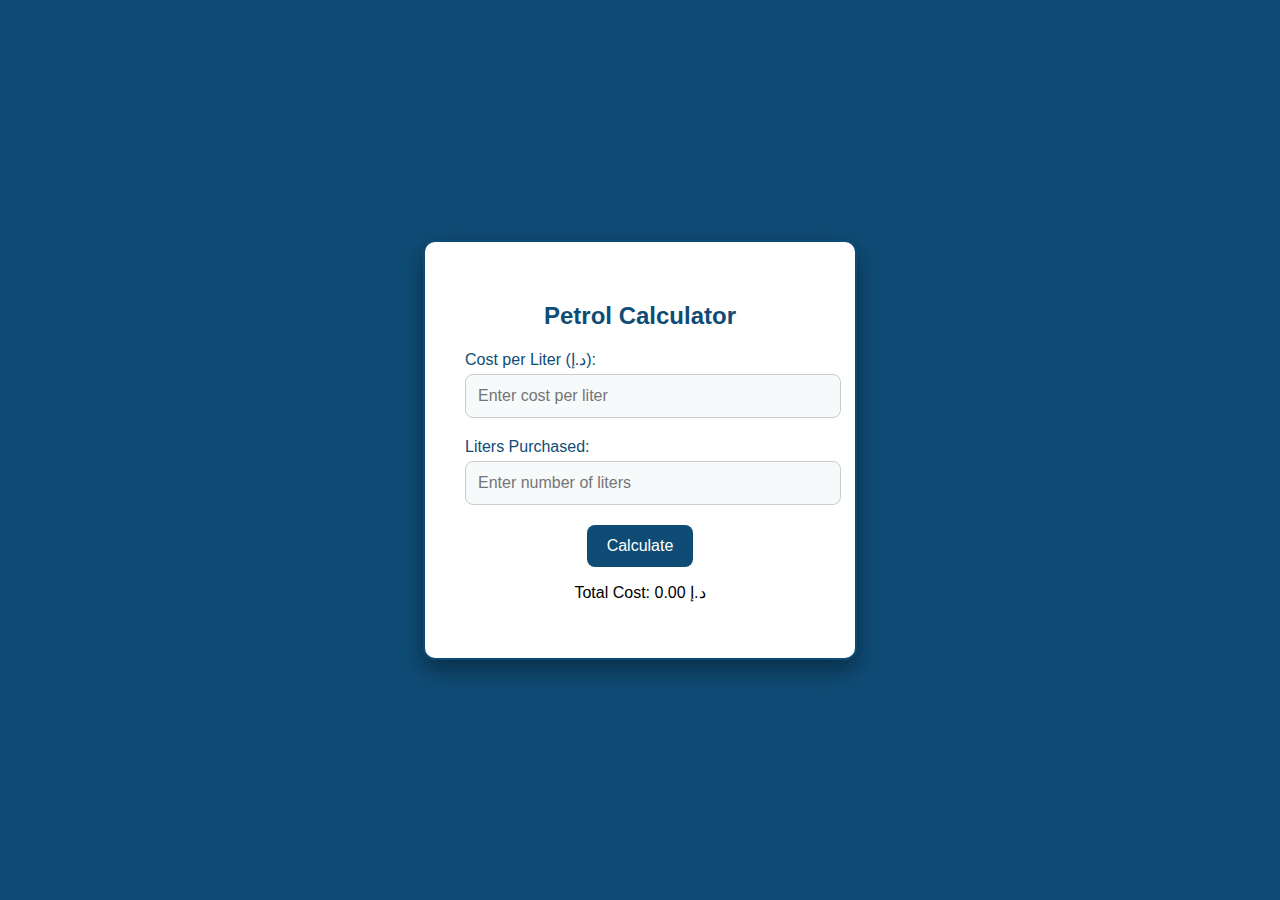
<file: Chapter-6-Javascript/Exercises/index.html>
<!DOCTYPE html>
<html lang="en">
<head>
  <meta charset="UTF-8">
  <title>Petrol Calculator</title>
  <link rel="stylesheet" href="style.css">
</head>
<body>

  <div class="calculator">
    <h2>Petrol Calculator</h2>

    <!-- input for cost per liter -->
    <label for="Petrol_Price">Cost per Liter (د.إ):</label>
    <input type="number" id="Petrol_Price" placeholder="Enter cost per liter" step="1">

    <!-- input for liters purchased -->
    <label for="liters">Liters Purchased:</label>
    <input type="number" id="liters" placeholder="Enter number of liters" step="1">

    <!-- button to calculate -->
    <button onclick="calculate()">Calculate</button>

    <!-- result display -->
    <p id="totalAmount">Total Cost: د.إ 0.00</p>
  </div>

  <!-- javascript -->
  <script>
    function calculate() {
      const Petrol_Price = parseFloat(document.querySelector('#Petrol_Price').value);
      const liters = parseFloat(document.querySelector('#liters').value);
      const totalDisplay = document.querySelector('#totalAmount');

      if (isNaN(Petrol_Price) || isNaN(liters) || Petrol_Price === 0 || liters === 0) {
        totalDisplay.innerText = "Please enter valid numbers.";
        return;
      }

      const total = Petrol_Price * liters;
      totalDisplay.innerText = `Total Cost: د.إ ${total.toFixed(2)}`;
    }
  </script>

</body>
</html>
</file>
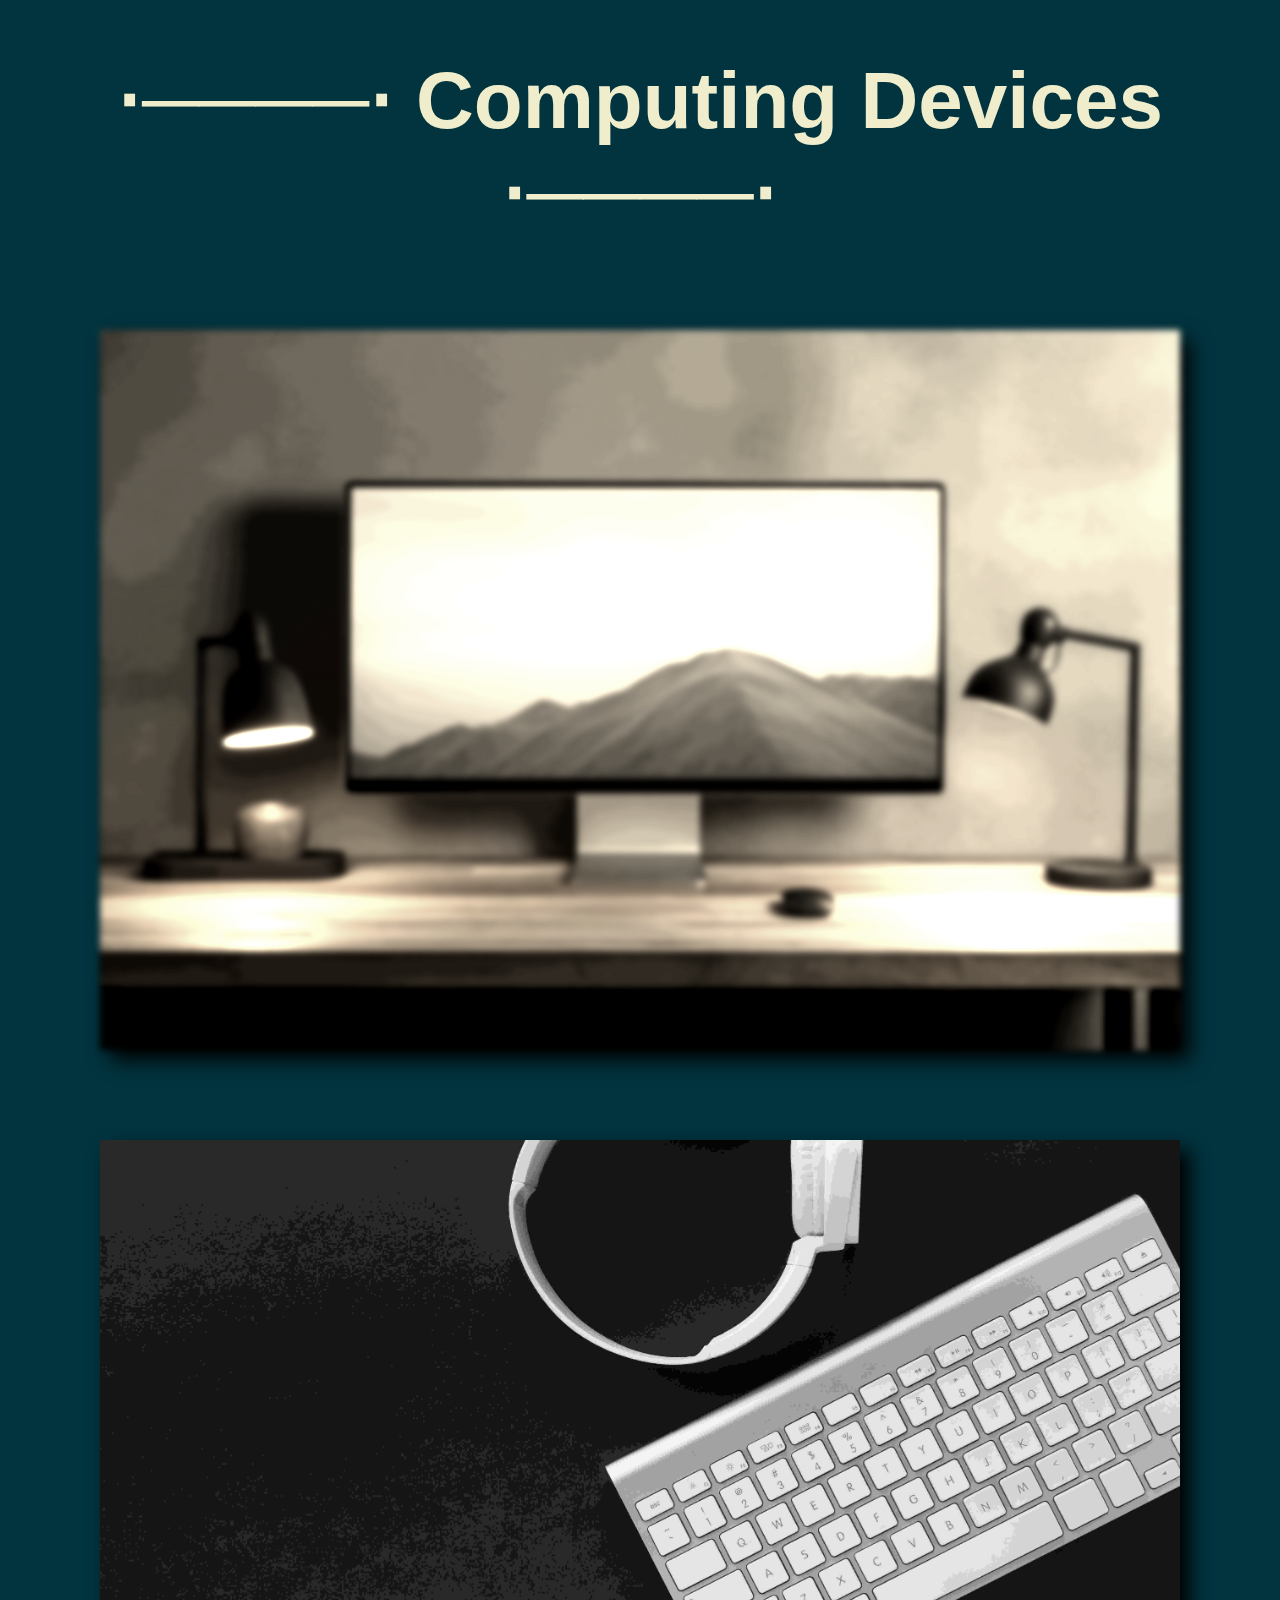
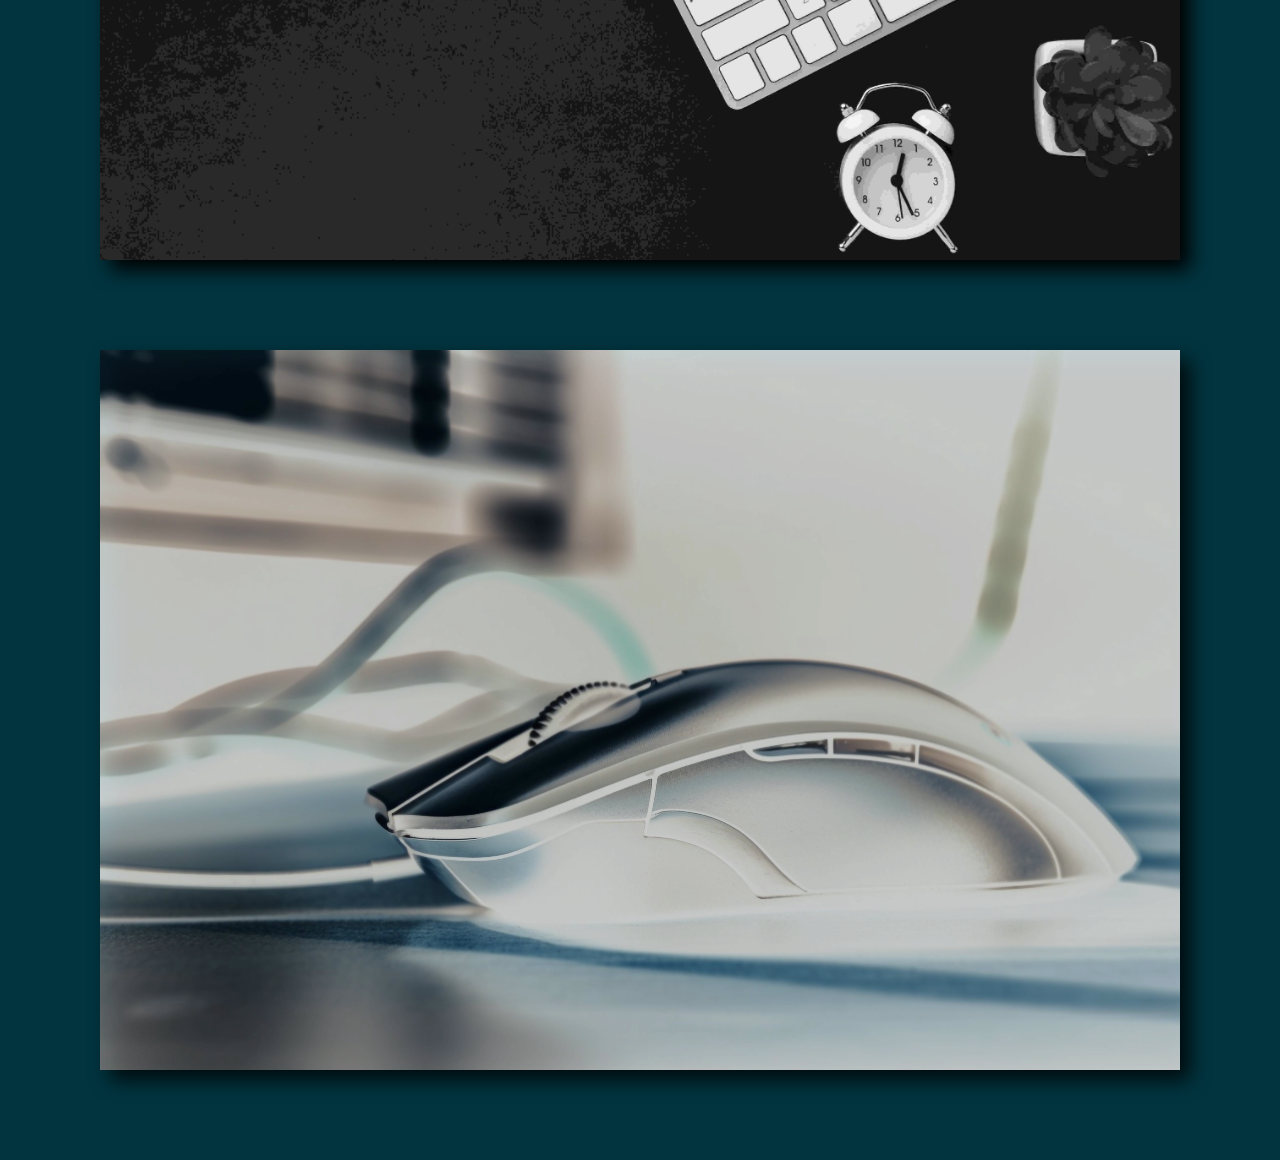
<file: Chapter-3-Images/Exercises/Three images/index.html>
<!DOCTYPE html>
<html lang="en">
<head>
    <meta charset="UTF-8">
    <meta name="viewport" content="width=device-width, initial-scale=1.0">
    <title>Three Images - Computing Devices</title>
    <!-- link to css -->
    <link rel="stylesheet" href="stylesheet.css">
</head>
<body>
    <!-- header -->
    <div class="header">
        <h1>⋅────⋅ Computing Devices ⋅────⋅</h1>
    </div>
    <!-- three images -->
    <div class="all-images">
    <img src="modern-monitor-elegant-table (1).jpg" alt="Computer Monitor" title="Monitor" width="1080px" height="720px" class="image-1">
    <img src="flat-lay-keyboard-headphones-des.jpg" alt="Keyboard" title="Keyboard" width="1080px" height="720px" class="image-2">
    <img src="mouse-keyboard-dark-desk-backgro.jpg" alt="Mouse" title="Mouse" width="1080px" height="720px" class="image-3">
    </div>
</body>
</html>
</file>
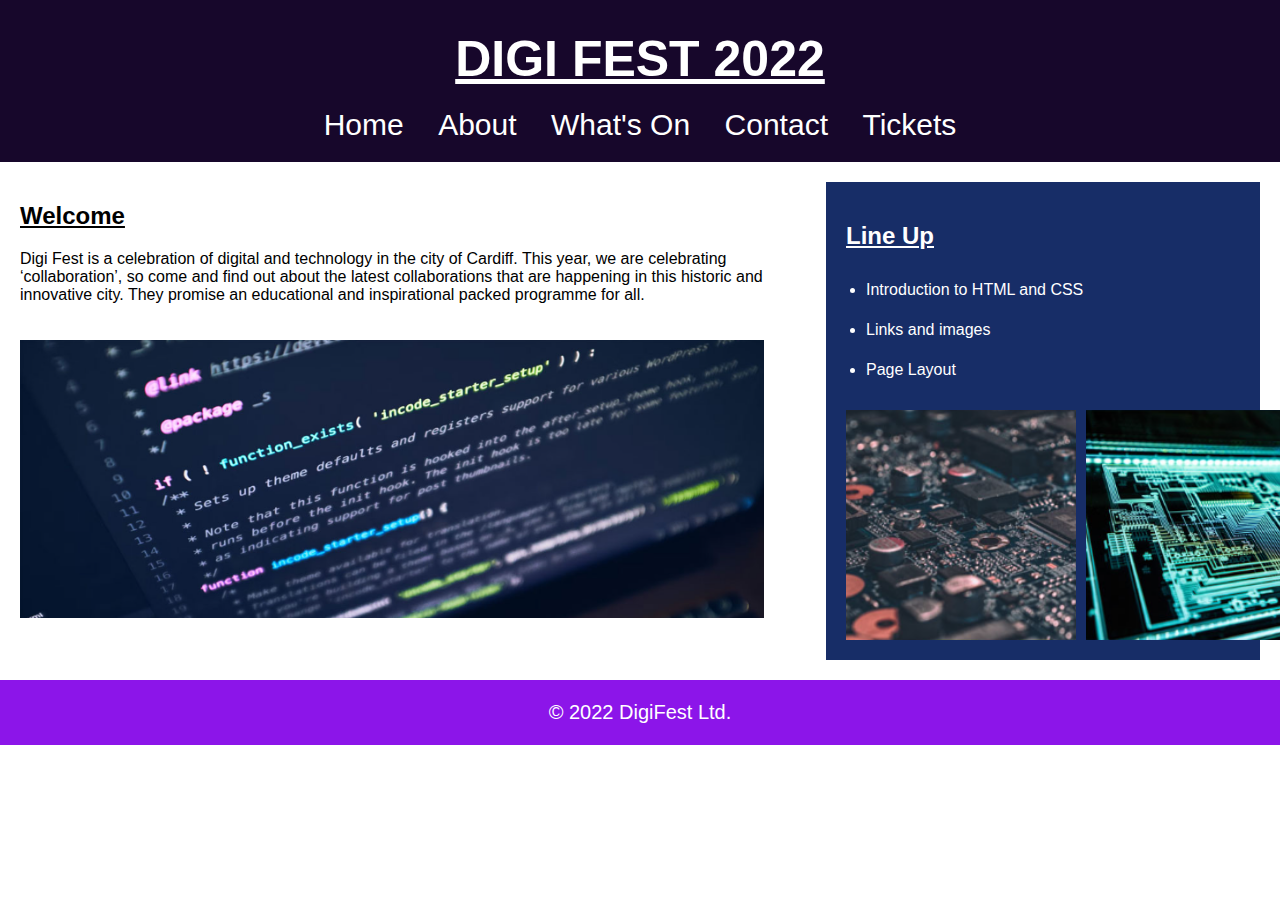
<file: Chapter-4-Page Layout/Exercises/Structuring a webpage/index.html>
<!DOCTYPE html>
<html lang="en">
<head>
  <meta charset="UTF-8">
  <title>Digi Fest 2022</title>
  <link rel="stylesheet" href="style.css">
</head>
<body>

  <!-- header or the logo -->
  <header>
    <h1>DIGI FEST 2022</h1>
    <!-- navigation menu -->
    <nav>
        <a href="#">Home</a>
        <a href="#">About</a>
        <a href="#">What's On</a>
        <a href="#">Contact</a>
        <a href="#">Tickets</a>
    </nav>
  </header>

  <!-- main content of the webpage -->
  <main>
    <!-- welcome section of the webpage -->
    <section class="welcome">
      <!-- heading -->
      <h2>Welcome</h2>
      <!-- paragraph of welcome text -->
      <p>Digi Fest is a celebration of digital and technology in the city of Cardiff. This year, we are celebrating ‘collaboration’, so come and find out about the latest collaborations that are happening in this historic and innovative city. They promise an educational and inspirational packed programme for all.</p>
      <!-- image with alt attribute -->
      <img src="codescreen.png" alt="Computer screen showing computer code">
    </section>

    <!-- aside to represent that this is indirectly related to the main content -->
    <aside class="lineup">
      <h2>Line Up</h2>
      <!-- unordered list -->
      <ul>
        <li>Introduction to HTML and CSS</li>
        <li>Links and images</li>
        <li>Page Layout</li>
      </ul>
      <!-- two images -->
      <div class="lineup-images">
        <img src="circuitboard.png" alt="Circuit board">
        <img src="microchip.png" alt="Microchip">
      </div>
    </aside>
  </main>

  <!-- footer -->
  <footer>
    <p>© 2022 DigiFest Ltd.</p>
  </footer>

</body>
</html>
</file>
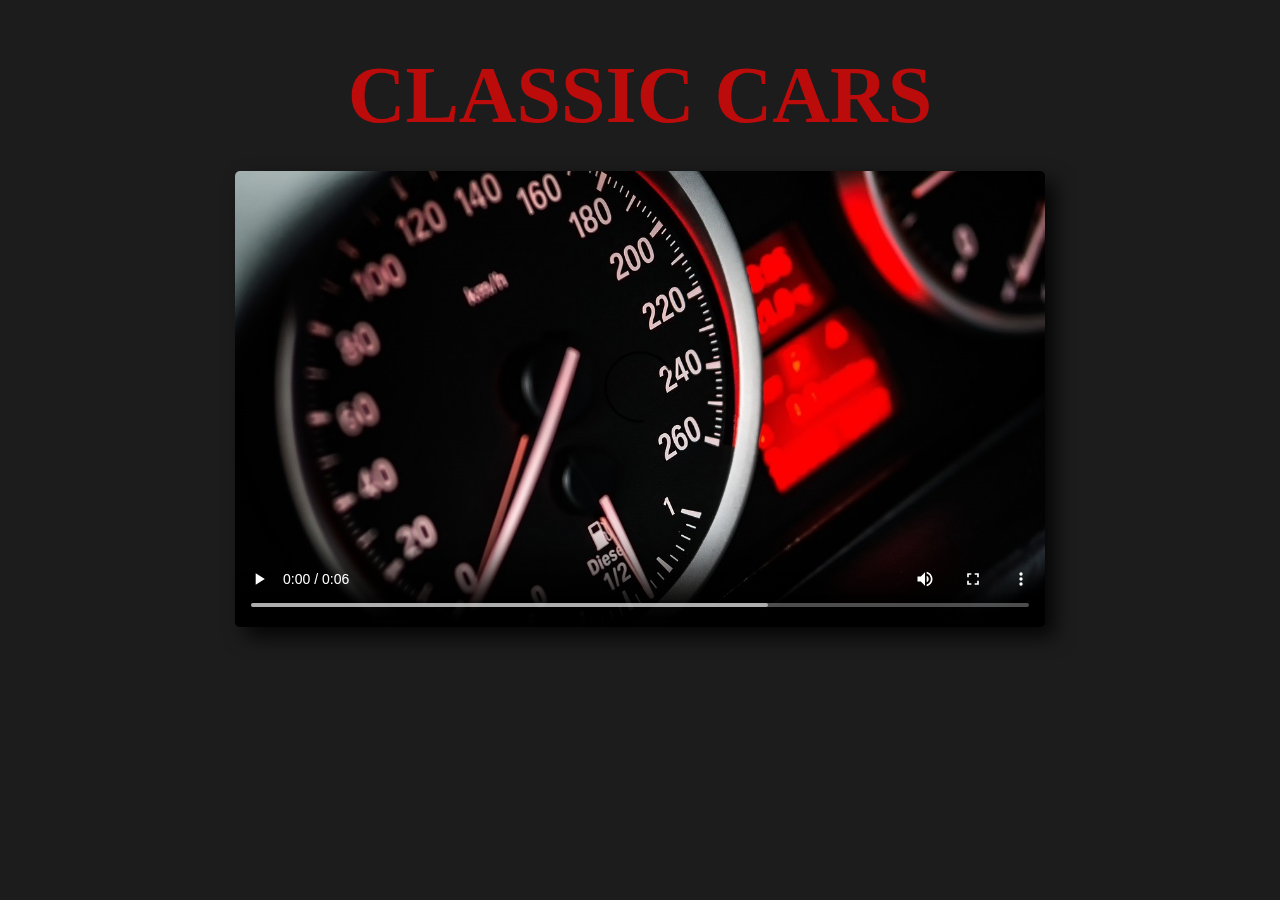
<file: Chapter-5-Embedded Content/Exercises/Embed Video/index.html>
<!DOCTYPE html>
<html lang="en">
<head>
    <meta charset="UTF-8">
    <meta name="viewport" content="width=device-width, initial-scale=1.0">
    <title>Classic Cars</title>
    <link rel="stylesheet" href="style.css">
</head>
<!-- changes the bg color of the body -->
<body style="background-color: rgb(28 28 28);"> 

    <!-- main header -->
    <div class="main-heading">
        <h1>Classic Cars</h1>
    </div>

    <!-- image and video -->
    <div class="media">
        <video controls poster="speedometer.jpg" loop width="810" style="border-radius: 5px">
            <source src="automobile.mp4" type="video/mp4">
            Your browser does not support the video tag.
            </video>
    </div>
</body>
</html>
</file>
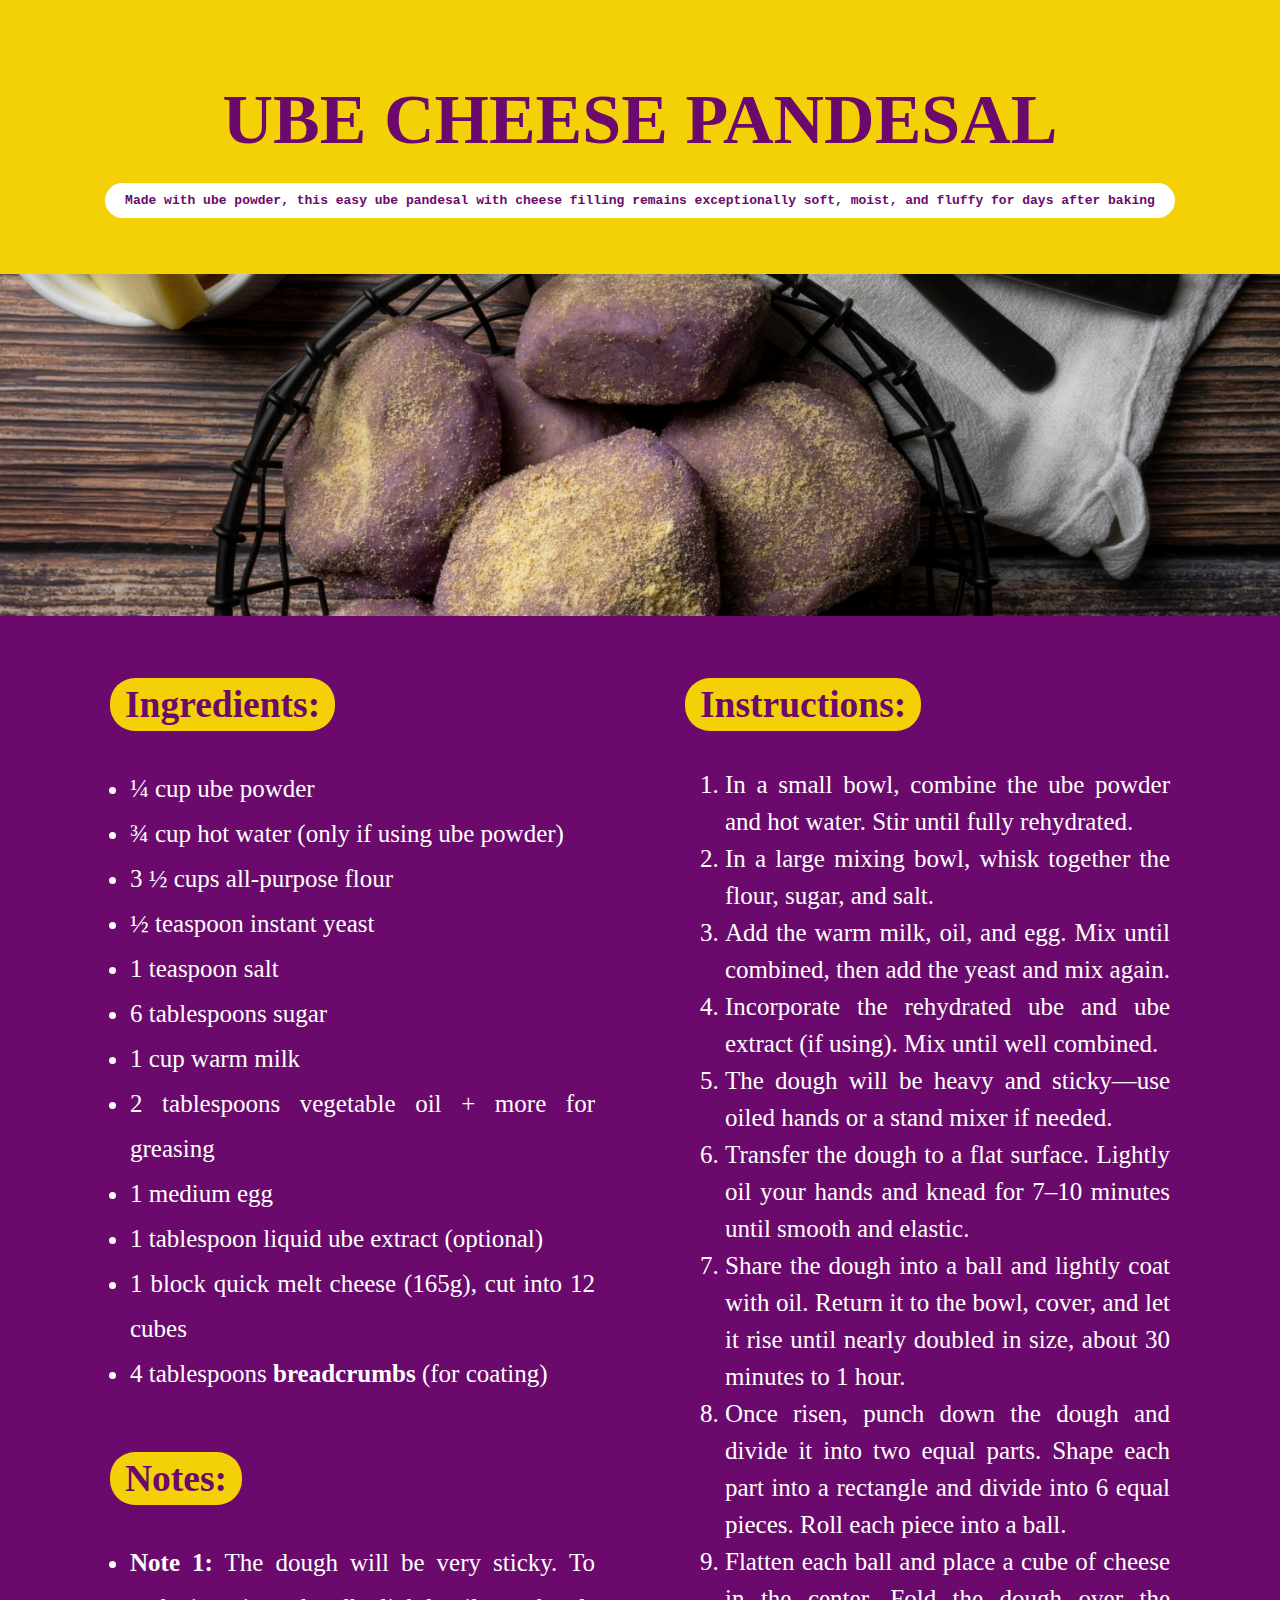
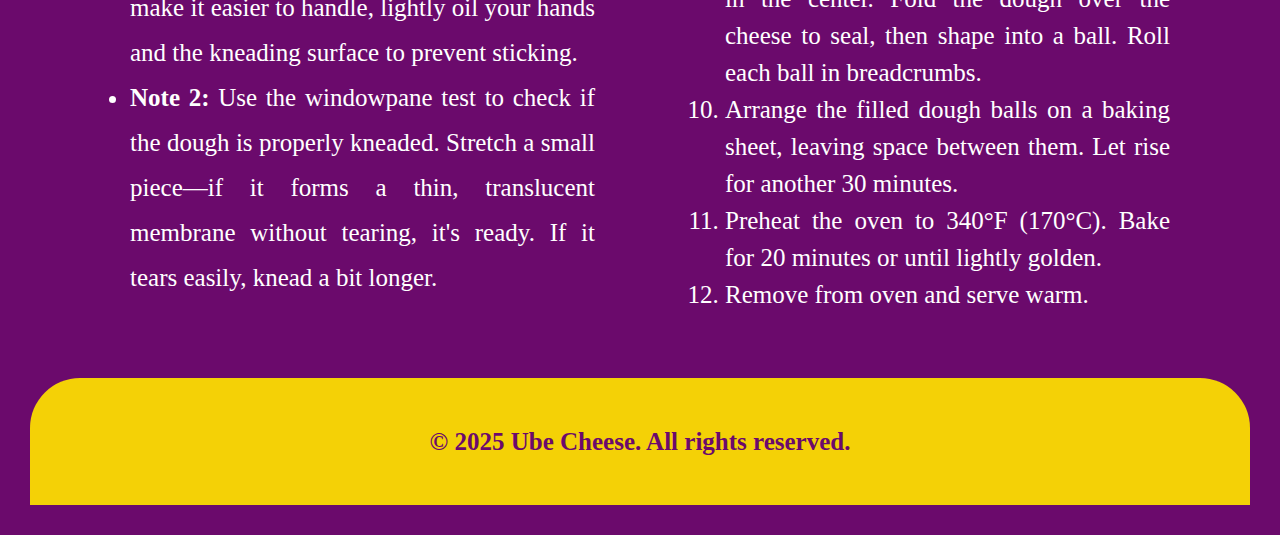
<file: Chapter-1-Introduction to HTML and CSS/Exercises/Recipe Page/recipe-page.html>
<!DOCTYPE html>
<html lang="en">
<head>
  <meta charset="UTF-8">
  <title>Ube Cheese Pandesal</title>
  <link rel="stylesheet" href="recipe-page.css">
</head>
<body>
  <!-- main header of the website-->
  <div class="header">
    <h1>UBE CHEESE PANDESAL</h1>
    <!-- to display the short description as it is -->
    <pre><code><p class="description">Made with ube powder, this easy ube pandesal with cheese filling remains exceptionally soft, moist, and fluffy for days after baking</p></code></pre> 
  </div>

  <!-- image of the ube cheese pandesal -->
  <img src="ube cheese pandesal.jpg" alt="ube pandesal" class="fixed-image">

  <!-- main content of the website -->
  <div class="main-content">
    <!-- columns -->
    <div class="columns">
      <!-- ingredients part of the website -->
      <div class="ingredients">
        <h2>Ingredients:</h2>
        <!-- unordered list for the ingredients -->
        <ul>
          <li>¼ cup ube powder</li>
          <li>¾ cup hot water (only if using ube powder)</li>
          <li>3 ½ cups all-purpose flour</li>
          <li>½ teaspoon instant yeast</li>
          <li>1 teaspoon salt</li>
          <li>6 tablespoons sugar</li>
          <li>1 cup warm milk</li>
          <li>2 tablespoons vegetable oil + more for greasing</li>
          <li>1 medium egg</li>
          <li>1 tablespoon liquid ube extract (optional)</li>
          <li>1 block quick melt cheese (165g), cut into 12 cubes</li>
          <li>4 tablespoons <strong>breadcrumbs</strong> (for coating)</li>
        </ul>
      
        <!-- notes part of the website -->
        <div class="notes">
          <h2>Notes:</h2>
          <!-- unordered list for the notes -->
          <ul>
            <li><strong>Note 1:</strong> The dough will be very sticky. To make it easier to handle, lightly oil your hands and the kneading surface to prevent sticking.</li>
            <li><strong>Note 2:</strong> Use the windowpane test to check if the dough is properly kneaded. Stretch a small piece—if it forms a thin, translucent membrane without tearing, it's ready. If it tears easily, knead a bit longer.</li>
          </ul>
        </div>
      </div>

      <!-- main method or instructions for the recipe -->
      <div class="method">
        <h2>Instructions:</h2>
        <!-- ordered list for the recipe instructions -->
        <ol>
          <li>In a small bowl, combine the ube powder and hot water. Stir until fully rehydrated.</li>
          <li>In a large mixing bowl, whisk together the flour, sugar, and salt.</li>
          <li>Add the warm milk, oil, and egg. Mix until combined, then add the yeast and mix again.</li>
          <li>Incorporate the rehydrated ube and ube extract (if using). Mix until well combined.</li>
          <li>The dough will be heavy and sticky—use oiled hands or a stand mixer if needed.</li>
          <li>Transfer the dough to a flat surface. Lightly oil your hands and knead for 7–10 minutes until smooth and elastic.</li>
          <li>Share the dough into a ball and lightly coat with oil. Return it to the bowl, cover, and let it rise until nearly doubled in size, about 30 minutes to 1 hour.</li>
          <li>Once risen, punch down the dough and divide it into two equal parts. Shape each part into a rectangle and divide into 6 equal pieces. Roll each piece into a ball.</li>
          <li>Flatten each ball and place a cube of cheese in the center. Fold the dough over the cheese to seal, then shape into a ball. Roll each ball in breadcrumbs.</li>
          <li>Arrange the filled dough balls on a baking sheet, leaving space between them. Let rise for another 30 minutes.</li>
          <li>Preheat the oven to 340°F (170°C). Bake for 20 minutes or until lightly golden.</li>
          <li>Remove from oven and serve warm.</li>
        </ol>
      </div>
    </div>
    
    <!-- footer of the website shown at the bottom of the page -->
    <footer>
      <p>&copy; 2025 Ube Cheese. All rights reserved.</p>
    </footer>
</body>
</html>
</file>
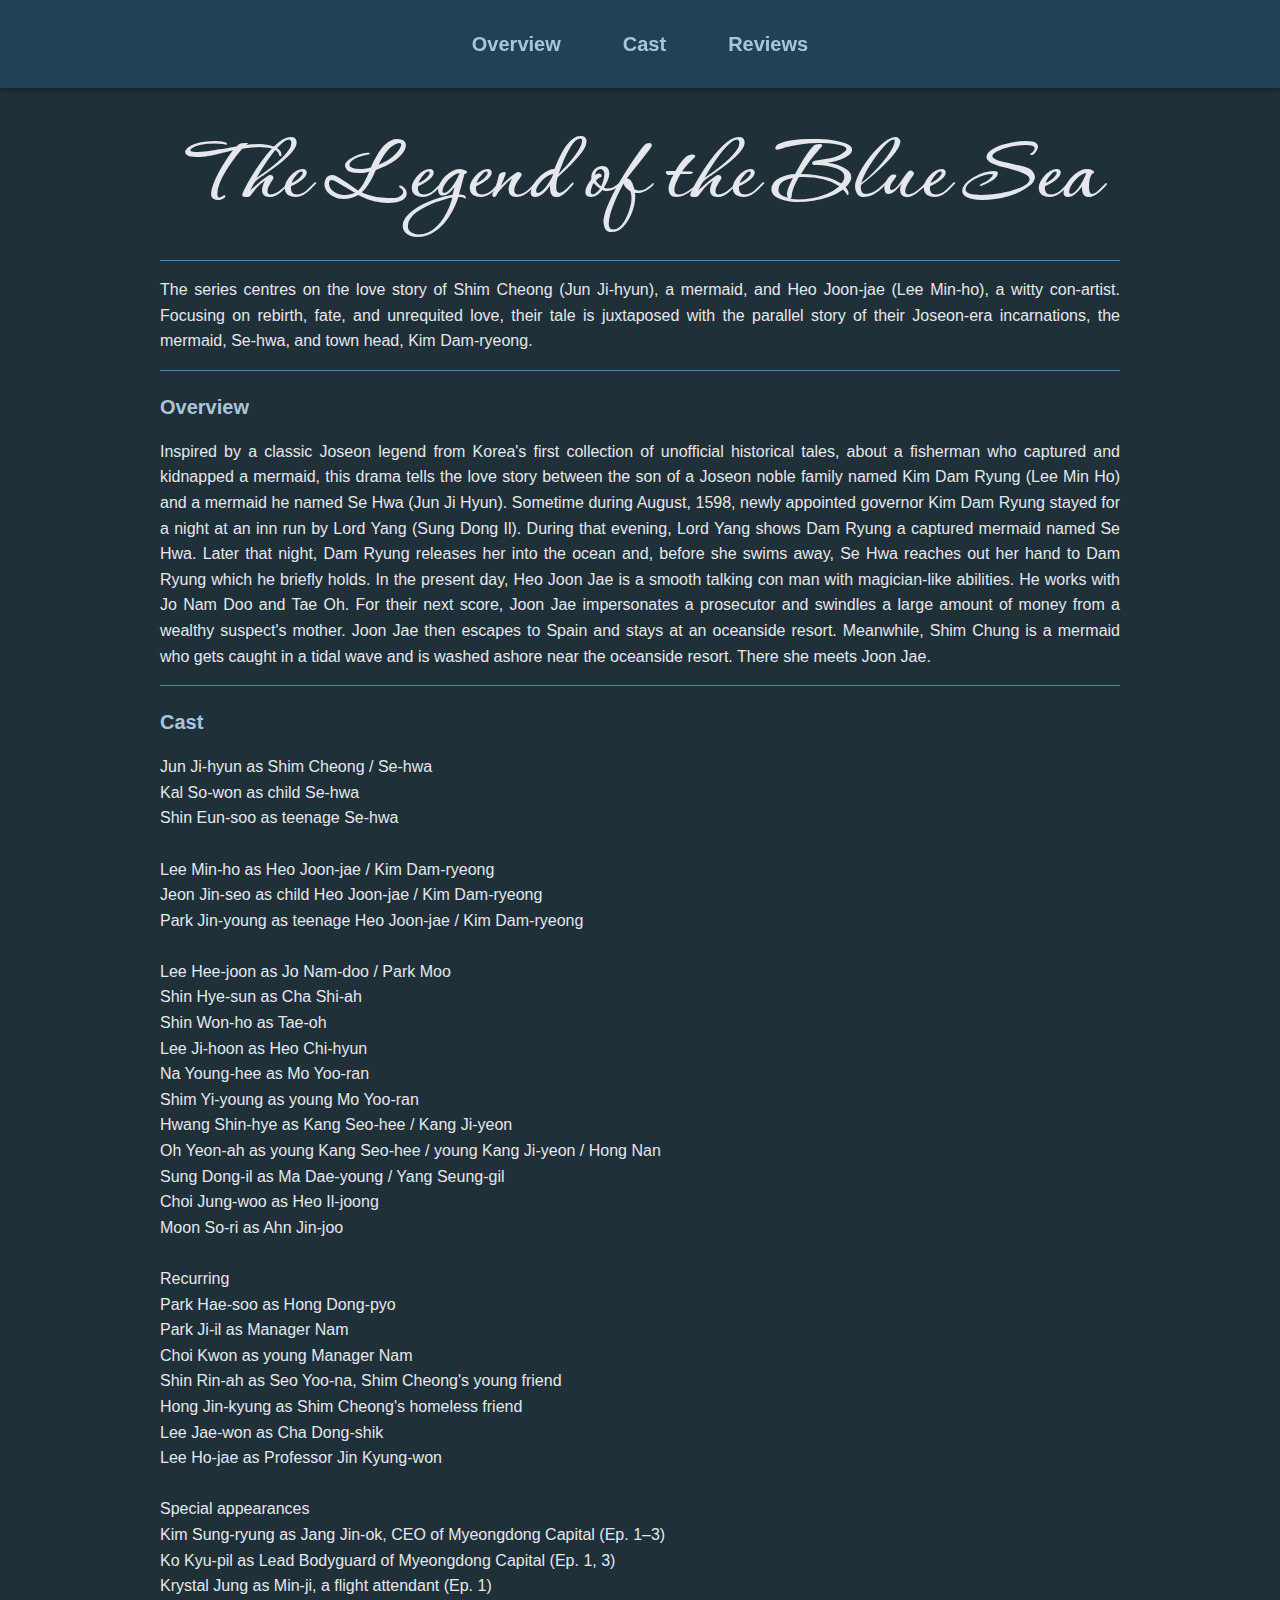
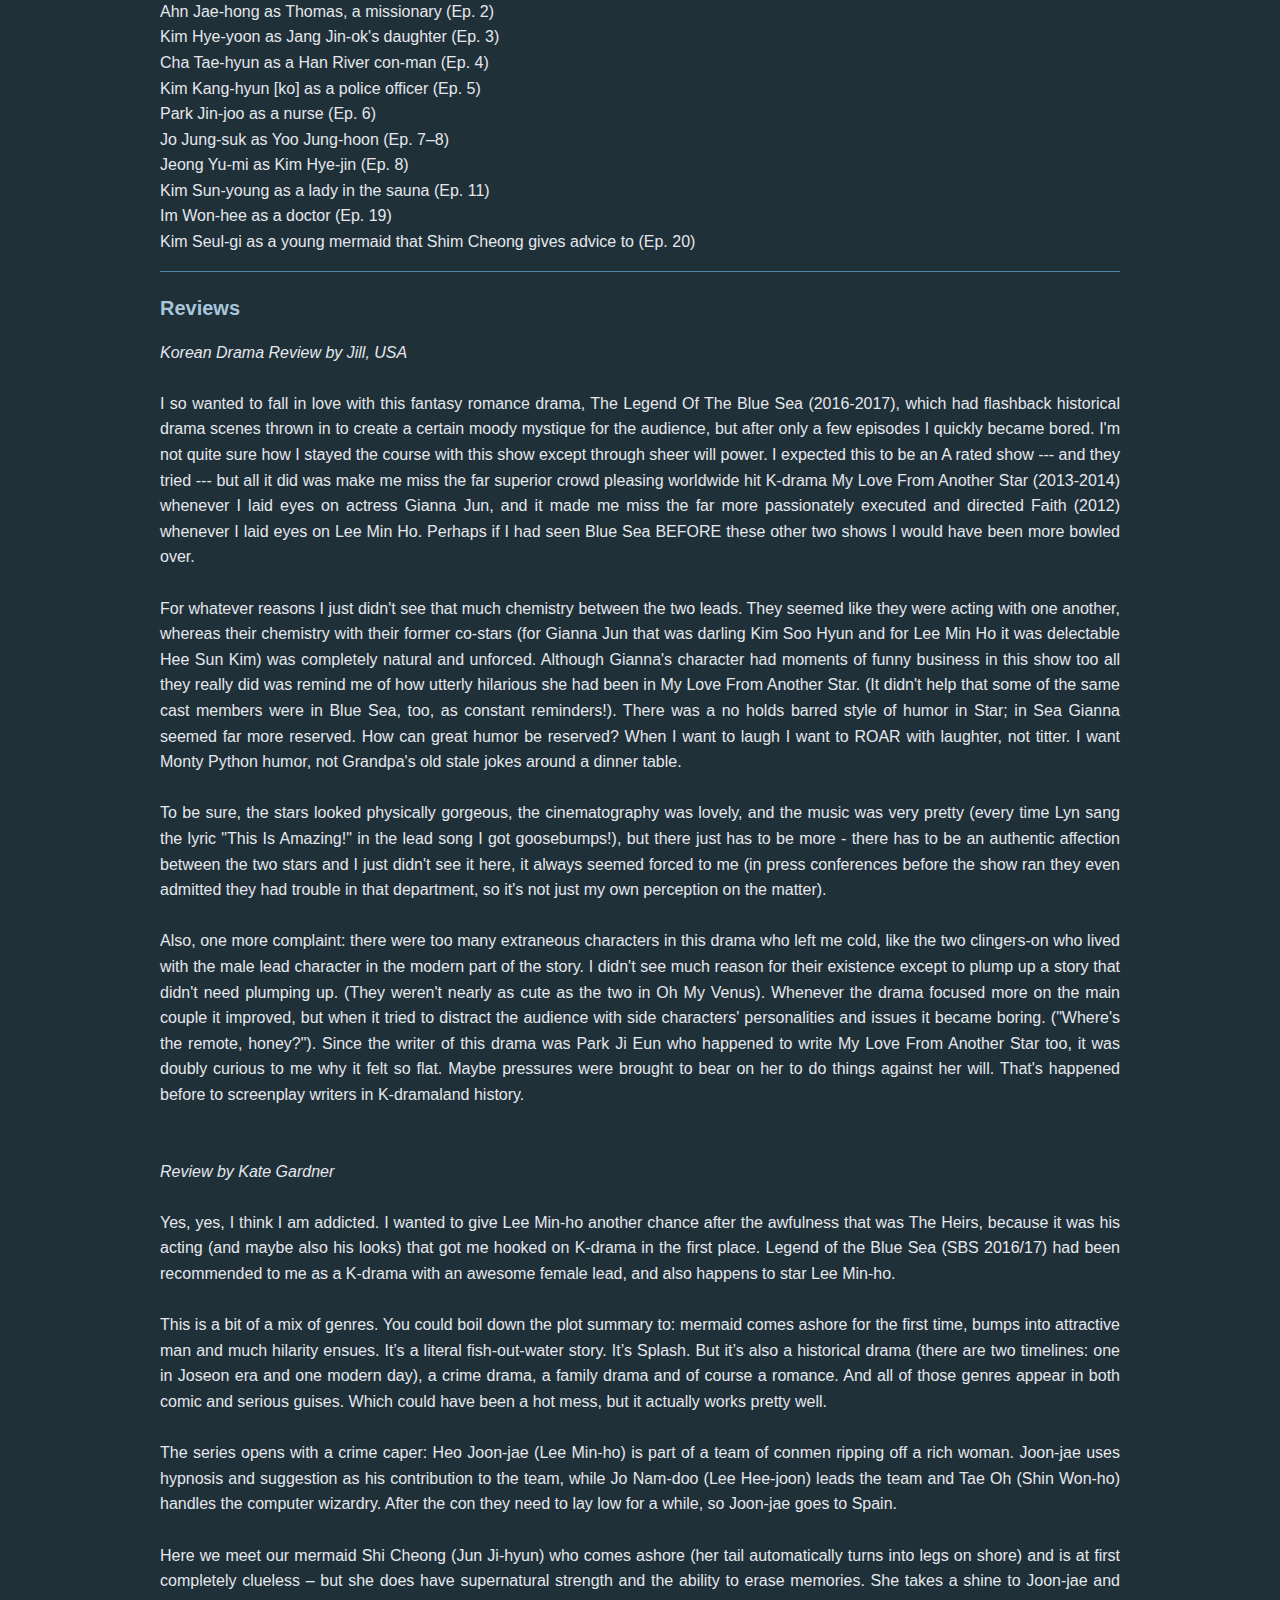
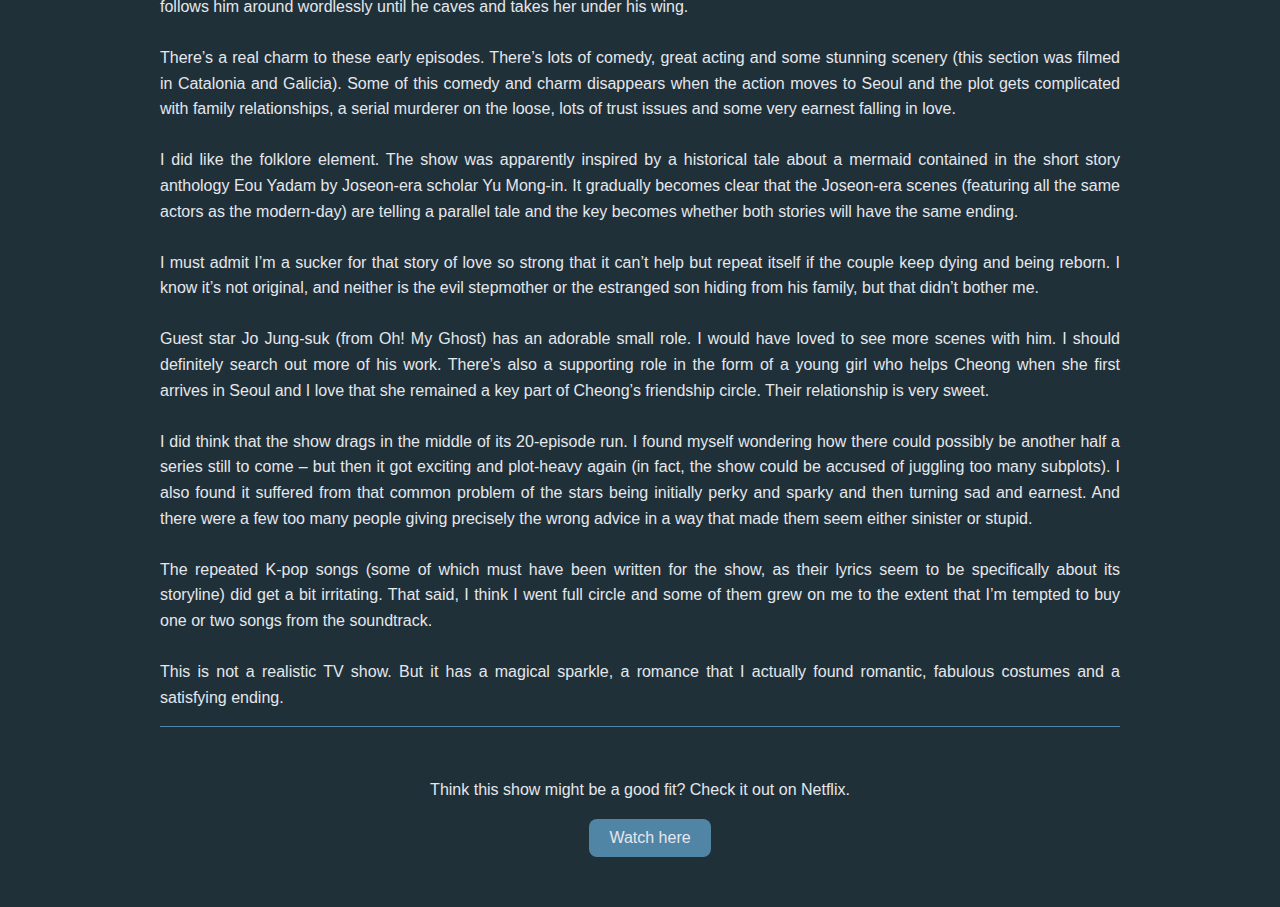
<file: Chapter-2-Links and navigation/Exercises/One-page Website/one-page-website.html>
<!DOCTYPE html>
<html lang="en">
<head>
    <meta charset="UTF-8">
    <meta name="viewport" content="width=device-width, initial-scale=1.0">
    <title>One-page Website</title>
    <!-- link to css -->
    <link rel="stylesheet" href="stylesheet.css">
    <!-- link the font from google font to css -->
    <link href="https://fonts.googleapis.com/css2?family=Corinthia&display=swap" rel="stylesheet">
    <style>
    h1 {
      font-family: 'Corinthia', cursive;
      font-size: 48px;
    }
  </style>
</head>
<body>
  
  <header>
    <div class="main-header">
      <h1>The Legend of the Blue Sea</h1>
    </div>
  </header>
  <main>
    
    
    <nav class="navigation">
      <a href="#overview">Overview</a>
      <a href="#cast">Cast</a><a href="#reviews">Reviews</a>
  </nav>

  <div class="text">
  <!-- horizontal line -->
  <hr>
  
  
  <!-- description of the tv series -->
  <div class="description">
    <p>The series centres on the love story of Shim Cheong (Jun Ji-hyun), a mermaid, and Heo Joon-jae (Lee Min-ho), a witty con-artist. Focusing on rebirth, fate, and unrequited love, their tale is juxtaposed with the parallel story of their Joseon-era incarnations, the mermaid, Se-hwa, and town head, Kim Dam-ryeong.</p>
  </div>
  
  <!-- horizontal line -->
  <hr>
  
  <!-- section for the overview -->
  <section id="overview"><b>Overview</b></section>
  <p> Inspired by a classic Joseon legend from Korea's first collection of unofficial historical tales, about a fisherman who captured and kidnapped a mermaid, this drama tells the love story between the son of a Joseon noble family named Kim Dam Ryung (Lee Min Ho) and a mermaid he named Se Hwa (Jun Ji Hyun). Sometime during August, 1598, newly appointed governor Kim Dam Ryung stayed for a night at an inn run by Lord Yang (Sung Dong Il). During that evening, Lord Yang shows Dam Ryung a captured mermaid named Se Hwa. Later that night, Dam Ryung releases her into the ocean and, before she swims away, Se Hwa reaches out her hand to Dam Ryung which he briefly holds. In the present day, Heo Joon Jae is a smooth talking con man with magician-like abilities. He works with Jo Nam Doo and Tae Oh. For their next score, Joon Jae impersonates a prosecutor and swindles a large amount of money from a wealthy suspect's mother. Joon Jae then escapes to Spain and stays at an oceanside resort. Meanwhile, Shim Chung is a mermaid who gets caught in a tidal wave and is washed ashore near the oceanside resort. There she meets Joon Jae.</p>
  
  <!-- horizontal line -->
  <hr>
  
  <!-- cast section -->
  <section id="cast"><b>Cast</b></section>
  <p>Jun Ji-hyun as Shim Cheong / Se-hwa <br>
    Kal So-won as child Se-hwa <br>
    Shin Eun-soo as teenage Se-hwa <br>
    <br>
    Lee Min-ho as Heo Joon-jae / Kim Dam-ryeong <br>
    Jeon Jin-seo as child Heo Joon-jae / Kim Dam-ryeong <br>
    Park Jin-young as teenage Heo Joon-jae / Kim Dam-ryeong <br>
    <br>
    Lee Hee-joon as Jo Nam-doo / Park Moo <br>
    Shin Hye-sun as Cha Shi-ah <br>
    Shin Won-ho as Tae-oh <br>
    Lee Ji-hoon as Heo Chi-hyun <br>
    Na Young-hee as Mo Yoo-ran <br>
    Shim Yi-young as young Mo Yoo-ran <br>
    Hwang Shin-hye as Kang Seo-hee / Kang Ji-yeon <br>
    Oh Yeon-ah as young Kang Seo-hee / young Kang Ji-yeon / Hong Nan <br>
    Sung Dong-il as Ma Dae-young / Yang Seung-gil <br>
    Choi Jung-woo as Heo Il-joong <br>
    Moon So-ri as Ahn Jin-joo <br>
    <br>
    Recurring<br>
    Park Hae-soo as Hong Dong-pyo<br>
    Park Ji-il as Manager Nam<br>
    Choi Kwon as young Manager Nam<br>
    Shin Rin-ah as Seo Yoo-na, Shim Cheong's young friend<br>
    Hong Jin-kyung as Shim Cheong's homeless friend<br>
    Lee Jae-won as Cha Dong-shik<br>
    Lee Ho-jae as Professor Jin Kyung-won<br>
    <br>
    Special appearances<br>
    Kim Sung-ryung as Jang Jin-ok, CEO of Myeongdong Capital (Ep. 1–3)<br>
    Ko Kyu-pil as Lead Bodyguard of Myeongdong Capital (Ep. 1, 3)<br>
    Krystal Jung as Min-ji, a flight attendant (Ep. 1)<br>
    Ahn Jae-hong as Thomas, a missionary (Ep. 2)<br>
    Kim Hye-yoon as Jang Jin-ok's daughter (Ep. 3)<br>
    Cha Tae-hyun as a Han River con-man (Ep. 4)<br>
    Kim Kang-hyun [ko] as a police officer (Ep. 5)<br>
    Park Jin-joo as a nurse (Ep. 6)<br>
    Jo Jung-suk as Yoo Jung-hoon (Ep. 7–8)<br>
    Jeong Yu-mi as Kim Hye-jin (Ep. 8)<br>
    Kim Sun-young as a lady in the sauna (Ep. 11)<br>
    Im Won-hee as a doctor (Ep. 19)<br>
    Kim Seul-gi as a young mermaid that Shim Cheong gives advice to (Ep. 20)<br>
  </p>
  
  <!-- horizontal line -->
  <hr>
  
  <!-- reviews section -->
  <section id="reviews"><b>Reviews</b></section>
  <p>
    <i>Korean Drama Review by Jill, USA</i><br>
    <br>
    I so wanted to fall in love with this fantasy romance drama, The Legend Of The Blue Sea (2016-2017), which had flashback historical drama scenes thrown in to create a certain moody mystique for the audience, but after only a few episodes I quickly became bored. I'm not quite sure how I stayed the course with this show except through sheer will power. I expected this to be an A rated show --- and they tried --- but all it did was make me miss the far superior crowd pleasing worldwide hit K-drama My Love From Another Star (2013-2014) whenever I laid eyes on actress Gianna Jun, and it made me miss the far more passionately executed and directed Faith (2012) whenever I laid eyes on Lee Min Ho. Perhaps if I had seen Blue Sea BEFORE these other two shows I would have been more bowled over.<br>
    <br>
    For whatever reasons I just didn't see that much chemistry between the two leads. They seemed like they were acting with one another, whereas their chemistry with their former co-stars (for Gianna Jun that was darling Kim Soo Hyun and for Lee Min Ho it was delectable Hee Sun Kim) was completely natural and unforced. Although Gianna's character had moments of funny business in this show too all they really did was remind me of how utterly hilarious she had been in My Love From Another Star. (It didn't help that some of the same cast members were in Blue Sea, too, as constant reminders!). There was a no holds barred style of humor in Star; in Sea Gianna seemed far more reserved. How can great humor be reserved? When I want to laugh I want to ROAR with laughter, not titter. I want Monty Python humor, not Grandpa's old stale jokes around a dinner table.<br>
    <br>
    To be sure, the stars looked physically gorgeous, the cinematography was lovely, and the music was very pretty (every time Lyn sang the lyric "This Is Amazing!" in the lead song I got goosebumps!), but there just has to be more - there has to be an authentic affection between the two stars and I just didn't see it here, it always seemed forced to me (in press conferences before the show ran they even admitted they had trouble in that department, so it's not just my own perception on the matter).<br>
    <br>
    Also, one more complaint: there were too many extraneous characters in this drama who left me cold, like the two clingers-on who lived with the male lead character in the modern part of the story. I didn't see much reason for their existence except to plump up a story that didn't need plumping up. (They weren't nearly as cute as the two in Oh My Venus). Whenever the drama focused more on the main couple it improved, but  when it tried to distract the audience with side characters' personalities and issues it became boring. ("Where's the remote, honey?"). Since the writer of this drama was Park Ji Eun who happened to write My Love From Another Star too, it was doubly curious to me why it felt so flat. Maybe pressures were brought to bear on her to do things against her will. That's happened before to screenplay writers in K-dramaland history.<br>
    <br>
    <br>
    <i>Review by Kate Gardner</i><br>
    <br>
    Yes, yes, I think I am addicted. I wanted to give Lee Min-ho another chance after the awfulness that was The Heirs, because it was his acting (and maybe also his looks) that got me hooked on K-drama in the first place. Legend of the Blue Sea (SBS 2016/17) had been recommended to me as a K-drama with an awesome female lead, and also happens to star Lee Min-ho.<br>
    <br>
    This is a bit of a mix of genres. You could boil down the plot summary to: mermaid comes ashore for the first time, bumps into attractive man and much hilarity ensues. It’s a literal fish-out-water story. It’s Splash. But it’s also a historical drama (there are two timelines: one in Joseon era and one modern day), a crime drama, a family drama and of course a romance. And all of those genres appear in both comic and serious guises. Which could have been a hot mess, but it actually works pretty well.<br>
    <br>
    The series opens with a crime caper: Heo Joon-jae (Lee Min-ho) is part of a team of conmen ripping off a rich woman. Joon-jae uses hypnosis and suggestion as his contribution to the team, while Jo Nam-doo (Lee Hee-joon) leads the team and Tae Oh (Shin Won-ho) handles the computer wizardry. After the con they need to lay low for a while, so Joon-jae goes to Spain.<br>
    <br>
    Here we meet our mermaid Shi Cheong (Jun Ji-hyun) who comes ashore (her tail automatically turns into legs on shore) and is at first completely clueless – but she does have supernatural strength and the ability to erase memories. She takes a shine to Joon-jae and follows him around wordlessly until he caves and takes her under his wing.<br>
    <br>
    There’s a real charm to these early episodes. There’s lots of comedy, great acting and some stunning scenery (this section was filmed in Catalonia and Galicia). Some of this comedy and charm disappears when the action moves to Seoul and the plot gets complicated with family relationships, a serial murderer on the loose, lots of trust issues and some very earnest falling in love.<br>
    <br>
    I did like the folklore element. The show was apparently inspired by a historical tale about a mermaid contained in the short story anthology Eou Yadam by Joseon-era scholar Yu Mong-in. It gradually becomes clear that the Joseon-era scenes (featuring all the same actors as the modern-day) are telling a parallel tale and the key becomes whether both stories will have the same ending.<br>
    <br>
    I must admit I’m a sucker for that story of love so strong that it can’t help but repeat itself if the couple keep dying and being reborn. I know it’s not original, and neither is the evil stepmother or the estranged son hiding from his family, but that didn’t bother me.<br>
    <br>
    Guest star Jo Jung-suk (from Oh! My Ghost) has an adorable small role. I would have loved to see more scenes with him. I should definitely search out more of his work. There’s also a supporting role in the form of a young girl who helps Cheong when she first arrives in Seoul and I love that she remained a key part of Cheong’s friendship circle. Their relationship is very sweet.<br>
    <br>
    I did think that the show drags in the middle of its 20-episode run. I found myself wondering how there could possibly be another half a series still to come – but then it got exciting and plot-heavy again (in fact, the show could be accused of juggling too many subplots). I also found it suffered from that common problem of the stars being initially perky and sparky and then turning sad and earnest. And there were a few too many people giving precisely the wrong advice in a way that made them seem either sinister or stupid.<br>
    <br>
    The repeated K-pop songs (some of which must have been written for the show, as their lyrics seem to be specifically about its storyline) did get a bit irritating. That said, I think I went full circle and some of them grew on me to the extent that I’m tempted to buy one or two songs from the soundtrack.<br>
    <br>
    This is not a realistic TV show. But it has a magical sparkle, a romance that I actually found romantic, fabulous costumes and a satisfying ending.<br>
  </p>
  
  <!-- horizontal line -->
  <hr>

  <div class="link">
  <!-- last section for link of tv series -->
  <section id="link"></section>
  <p>
    Think this show might be a good fit? Check it out on Netflix.
  </p>
  <!-- anchor tag to give link and target to open in new tab -->
  <a href="https://www.netflix.com/ae-en/title/81012551?source=35" target="_blank">
    <button>Watch here</button>
    <!-- button -->
  </div>  
  </div>
  </a>
</main>
</body>
</html>
</file>
<file: Chapter-6-Javascript/Exercises/style.css>
/* layout of background and whole page */
body {
  margin: 0;
  padding: 0;
  font-family: 'Segoe UI', Tahoma, Geneva, Verdana, sans-serif;
  background-color: #0f4c75; /* petrol blue background */
  display: flex;
  justify-content: center;
  align-items: center;
  height: 100vh;
}

/* calculator */
.calculator {
  background-color: #ffffff;
  padding: 40px;
  border-radius: 12px;
  box-shadow: 0 10px 25px rgba(0, 0, 0, 0.4);
  width: 350px;
  text-align: center;
  border: 2px solid #0f4c75;
}

/* edits the h2 tag inside the calculator class */
.calculator h2 {
  color: #0f4c75;
  margin-bottom: 20px;
}

/* labels */
label {
  display: block;
  text-align: left;
  margin-bottom: 5px;
  font-weight: 500;
  color: #0f4c75;
}

/* input fields */
input {
  width: 100%;
  padding: 12px;
  margin-bottom: 20px;
  border: 1px solid #ccc;
  border-radius: 8px;
  font-size: 16px;
  background-color: #f7fafa;
  transition: border-color 0.3s, box-shadow 0.3s;
}

/* input focus effect */
input:focus {
  border-color: #f9a825;
  box-shadow: 0 0 5px rgba(249, 168, 37, 0.5);
  outline: none;
}

/* edits the button */
button {
  background-color: #0f4c75;
  color: white;
  padding: 12px 20px;
  border: none;
  border-radius: 8px;
  font-size: 16px;
  cursor: pointer;
  transition: background-color 0.3s, transform 0.2s;
}

/* hover becomes orange */
button:hover {
  background-color: #f9a825;
  color: #0f4c75;
  transform: scale(1.03);
}

/* displays result */
#result {
  margin-top: 20px;
  font-size: 18px;
  font-weight: bold;
  color: #0f4c75;
}
</file>
<file: Chapter-3-Images/Exercises/Three images/stylesheet.css>
/* changes the bg color of the body */
body {
    background-color: rgb(2 52 63);
}

.header {
    color: rgb(240 237 204);
    text-align: center;
    font-size: 40px;
    font-family: Impact, Haettenschweiler, 'Arial Narrow Bold', sans-serif;
}

/* edits only the image 1 */
.image-1 {
    display: block;
    margin: 0 auto 90px;
    margin-top: 90px;
    margin-bottom: 90px;
    filter: blur(3px) sepia(80%) brightness(170%) contrast(120%) saturate(50%) drop-shadow(10px 10px 10px black);
}

/* edits only the image 2 */
.image-2 {
    display: block;
    margin: 0 auto 90px;
    margin-top: 90px;
    margin-bottom: 90px;
    filter: grayscale(100%)  drop-shadow(10px 10px 10px black);
}

/* edits only the image 3 */
.image-3 {
    display: block;
    margin: 0 auto 90px;
    margin-top: 90px;
    margin-bottom: 90px;
    filter: invert(100%) opacity(80%) drop-shadow(10px 10px 10px black);
}

/* edits all three images together */
.all-images {
    text-align: center;
}
</file>
<file: Chapter-4-Page Layout/Exercises/Structuring a webpage/style.css>
/* body format */
body {
    font-family: Arial, sans-serif;
    margin: 0;
    color: #000000;
    font-weight: 400;
  }
  
  /* edits the h1 tag */
  h1 {
    font-family: Tahoma, sans-serif;
    font-size: 50px;
    text-decoration: underline;
    text-decoration-line: underline;
    margin-bottom: 20px;
    margin-top: 10px;
    font-weight: 700;
  }
  
  /* edits h2 tag */
  h2 {
    text-decoration: underline;
    font-family: Tahoma, sans-serif;
    font-weight: 700;
  }

  /* edits everthing under the header tag */
  header {
    background-color: #17072b;
    color: #ffffff;
    text-align: center;
    padding: 20px 0;
    
  }
  
  /* aligns the texts under nav in the center */
  nav {
    text-align: center;
  }
  
  /* edits the a tag in nav */
  nav a {
    margin: 0 15px;
    text-decoration: none;
    color: white;
    font-size: 30px;
  }

  main {
    display: flex;
    justify-content: space-between;
    padding: 20px;
  }
  
  .welcome {
    width: 60%;
  }

  /* edits the p tag in the welcome class */
  .welcome p {
    font-weight: 400;
  }
  
  /* edits the img in welcome class */
  .welcome img {
    width: 100%;
    height: auto;
    margin-top: 20px;
  }
  
  .lineup {
    width: 35%;
    background-color: #172d67;
    color: #ffffff;
    padding: 20px;
    box-sizing: border-box;
  }
  
  /* edits the h2 tag in lineup class */
  .lineup h2 {
    color: #ffffff;
  }
  
  /* edits the unordered list in lineup */
  .lineup ul {
    padding-left: 20px;
    margin-top: 10px;
    margin-bottom: 20px;
    line-height: 40px;
  }
  
  .lineup-images {
    display: flex;
    gap: 10px;
  }
  
  .lineup-images img {
    margin-top: 0px;
    width: 230px;
    height: 230px;
    object-fit: cover;
  }
  
  /* Footer */
  footer {
    background-color: #8c15e9;
    color: #ffffff;
    text-align: center;
    font-size: 20px;
    padding: 1px 0;
  }
</file>
<file: Chapter-5-Embedded Content/Exercises/Embed Video/style.css>
/* edits the h1 tag in main-heading class */
.main-heading h1 {
    text-transform: uppercase;
    text-align: center;
    font-family: fantasy;
    font-size: 80px;
    color: rgb(188, 11, 11);
    margin: 30px;
    margin-top: 50px;
}

/* edits the media */
.media {
    display: flex;
    justify-content: center;
    align-items: center;
    gap: 20px;
    /* shadow around the image and video */
    filter: drop-shadow(10px 10px 10px rgba(0, 0, 0, 0.805));
}
</file>
<file: Chapter-1-Introduction to HTML and CSS/Exercises/Recipe Page/recipe-page.css>
/* body */
body {
  font-family:Georgia, 'Times New Roman', Times, serif;
  margin: 0;
  background: #6b0a6c;
  color: white;
  text-align: justify;
}

/* main header */
.header {
  font-family: Georgia, 'Times New Roman', Times, serif;
  background: #f4d106;
  text-align: center;
  padding: 30px;
}

/* main header targeting the element inside the h1 tag */
.header h1 {
  font-size: 70px;
  margin-top: 50px;
  margin-bottom: 0;
  color: #6b0a6c;
  /* makes the text all uppercase */
  text-transform: uppercase;
}

/* short description */
.description {
  margin-top: 10px;
  padding: 10px 20px;
  background: white;
  color: #6b0a6c;
  display: inline-block;
  /* makes the corner round or smooth */
  border-radius: 25px;
  font-weight: bold;
}

/* image of ube pandesal */
.fixed-image {
  width: 100%;
  height: auto;
  display: block;
}

/* main content */
.main-content {
  padding: 30px;
  font-size: 25px;
  line-height:37px;
}

.columns {
  display: flex;
  flex-wrap: wrap;
  gap: 30px;
  margin-bottom: 40px;
}

/* ingredients part of the recipe */
.ingredients {
  flex: 1;
  min-width: 200px;
  margin-left: 80px;
  margin-right: 30px;
}

/* instructions part of the recipe */
.method {
  flex: 1;
  min-width: 200px;
  margin-right: 80px;
  margin-left: 30px;
}

/* h2 of ingredients method and notes */
.ingredients h2, .method h2, .notes h2 {
  background: #f4d106;
  color: #6b0a6c;
  padding: 8px 15px;
  border-radius: 25px;
  display: inline-block;
  margin-bottom: 10px;
}

/* unordered list */
ul {
  /* makes the list in bullet form */
  list-style: disc;
  padding-left: 20px;
  line-height: 1.8;
}

/* footer */
footer {
  text-align:center;
  background: #f4d106;
  color: #6b0a6c;
  padding: 20px 0;
  border-top-left-radius: 50px;
  border-top-right-radius: 50px;
  font-weight: bold;
}
</file>
<file: Chapter-2-Links and navigation/Exercises/One-page Website/stylesheet.css>
body {
    margin: 0;
    padding: 0;
    background-color: #1F3039;
    color: #E5E7EC;
    font-family: Arial, sans-serif;
    line-height: 1.6;
    scroll-behavior: smooth; /* for smooth scrolling */
}

.main-header h1 {
    font-family: 'Corinthia', cursive;
    text-align: center;
    font-size: 100px;
    margin-top: 100px;
    margin-bottom: 0px;
}

hr {
    border: none;
    border-top: 1px solid #5185A6; 
    margin: 0px 0;
}

/* fixed navigation bar at top with hover effects */
.navigation {
    background-color: #214156;
    position: fixed;
    top: 0;
    width: 100%;
    z-index: 1000;
    box-shadow: 0 2px 5px rgba(0, 0, 0, 0.3);
    padding: 18px 0;
    display: flex;
    justify-content: center;
    gap: 30px;
}

.navigation a {
    color: #A9C5DB;
    text-decoration: none;
    font-weight: bold;
    font-size: 20px;
    padding: 10px 16px;
    border-radius: 6px;
    transition: background-color 0.3s ease, color 0.3s ease;
}

/* hover effect */
.navigation a:hover {
    background-color: #5185A6;
    color: #E5E7EC;
}

section {
    color: #A9C5DB;
    font-size: 20px;
    margin-top: 20px;
}

/* scroll-margin-top to account for the fixed navbar */
section {
    scroll-margin-top: 120px;
}

button {
    background-color: #5185A6;
    color: #E5E7EC;
    padding: 10px 20px;
    border: none;
    border-radius: 8px;
    cursor: pointer;
    font-size: 16px;
    transition: background-color 0.3s ease, color 0.3s ease;
    margin-left: 20px;
    margin-bottom: 50px;
}

/* hover effect */
button:hover {
    background-color: #A9C5DB;
    color: #1F3039;
}

a {
    color: #A9C5DB;
}

a:hover {
    color: #E5E7EC;
}

.text {
    text-align: justify;
    margin-left: 160px;
    margin-right: 160px;
}

.link {
    text-align: center;
    margin-top: 50px;
}
</file>
